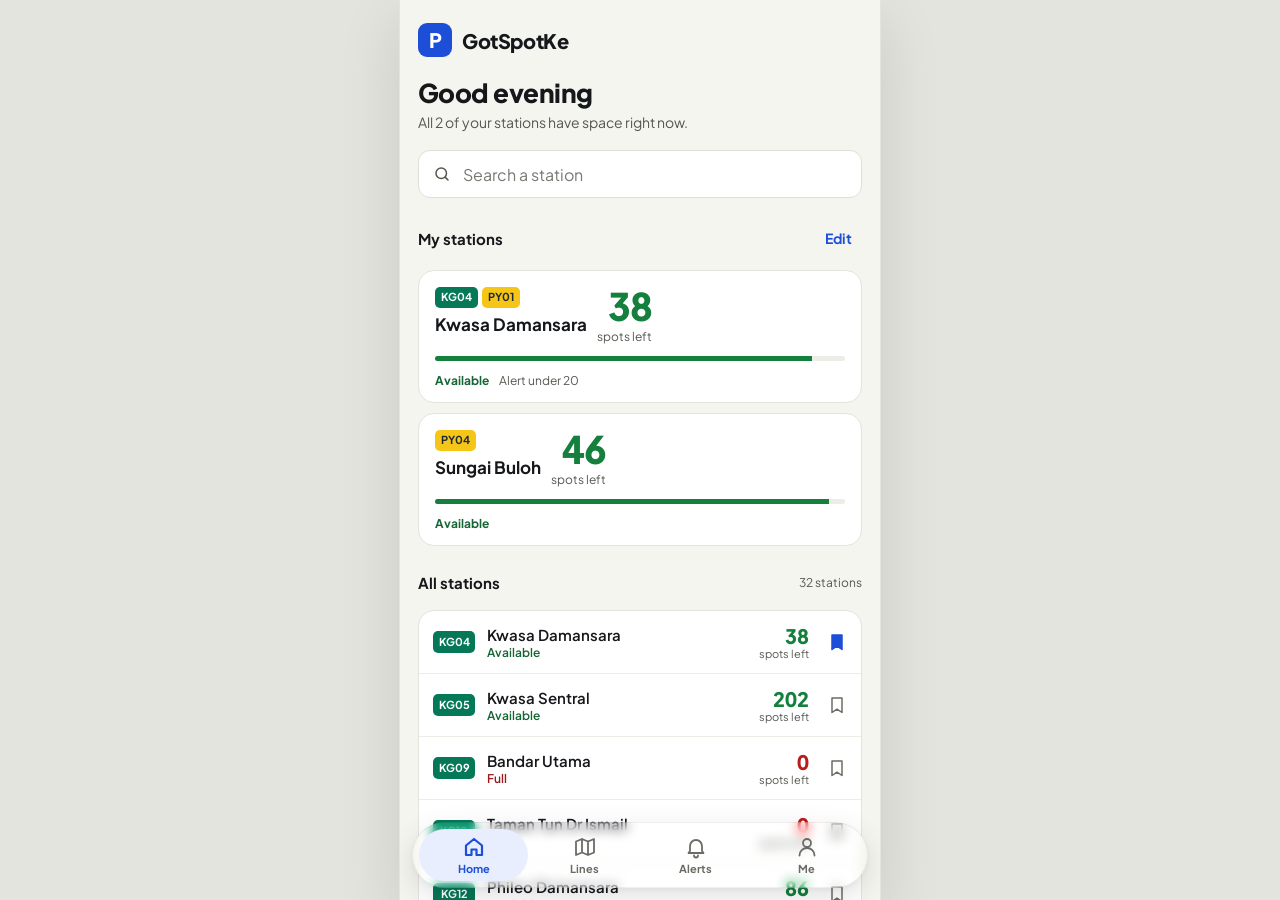
<file: index.html>
<!doctype html>
<html lang="en">
<head>
  <meta charset="utf-8">
  <meta name="viewport" content="width=device-width, initial-scale=1, viewport-fit=cover">
  <title>GotSpotKe · MRT Park &amp; Ride</title>
  <meta name="description" content="See how many Park &amp; Ride spots are free at Klang Valley MRT stations before you drive.">
  <meta name="theme-color" content="#F5F5F0" id="themeColor">
  <meta name="color-scheme" content="light dark">

  <!-- Add-to-home-screen -->
  <link rel="manifest" href="manifest.webmanifest">
  <link rel="icon" href="icons/icon.svg" type="image/svg+xml">
  <link rel="icon" href="icons/icon-192.png" type="image/png" sizes="192x192">
  <link rel="apple-touch-icon" href="icons/apple-touch-icon.png">
  <meta name="apple-mobile-web-app-capable" content="yes">
  <meta name="mobile-web-app-capable" content="yes">
  <meta name="apple-mobile-web-app-title" content="GotSpotKe">
  <meta name="apple-mobile-web-app-status-bar-style" content="default">

  <link rel="preconnect" href="https://fonts.googleapis.com">
  <link rel="preconnect" href="https://fonts.gstatic.com" crossorigin>
  <link href="https://fonts.googleapis.com/css2?family=Plus+Jakarta+Sans:wght@400;500;600;700;800&amp;display=swap" rel="stylesheet">
  <link rel="stylesheet" href="css/styles.css">
</head>
<body>
  <div class="app" id="app">
    <main class="screen" id="screen" tabindex="-1"></main>
    <div id="detailBar"></div>
    <nav class="tabbar" id="tabbar" aria-label="Main"></nav>
    <div id="layer"></div>
  </div>

  <noscript><p class="noscript">GotSpotKe needs JavaScript turned on.</p></noscript>

  <script src="js/data.js"></script>
  <script src="js/i18n.js"></script>
  <script src="js/engine.js"></script>
  <script src="js/app.js"></script>
</body>
</html>
</file>
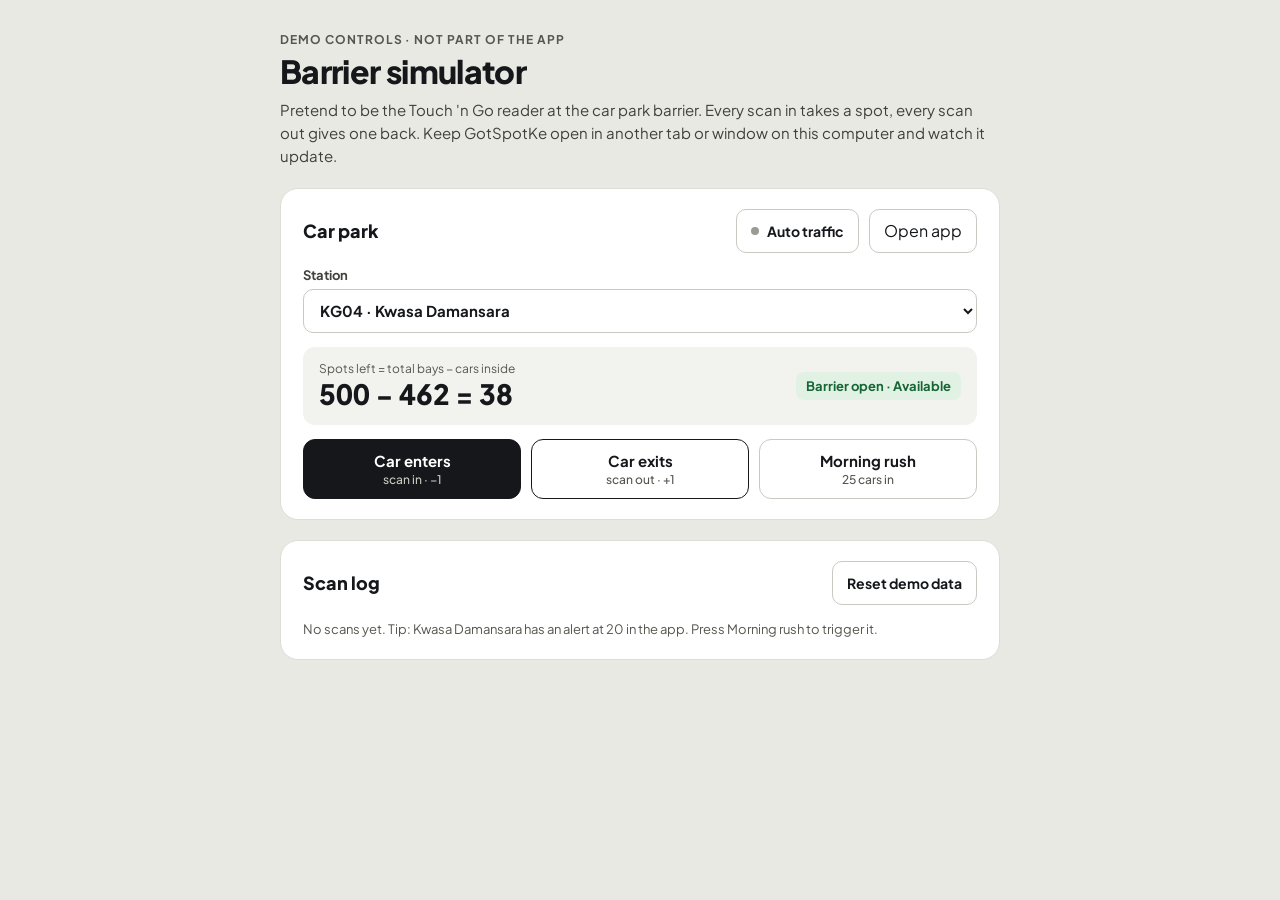
<file: simulator.html>
<!doctype html>
<html lang="en">
<head>
  <meta charset="utf-8">
  <meta name="viewport" content="width=device-width, initial-scale=1">
  <title>GotSpotKe · Barrier simulator (demo)</title>
  <link rel="icon" href="icons/icon.svg" type="image/svg+xml">
  <link href="https://fonts.googleapis.com/css2?family=Plus+Jakarta+Sans:wght@400;500;600;700;800&amp;display=swap" rel="stylesheet">
  <style>
    * { box-sizing: border-box; }
    body { margin: 0; font-family: 'Plus Jakarta Sans', system-ui, sans-serif; background: #E8E9E3; color: #15171A; }
    .wrap { max-width: 760px; margin: 0 auto; padding: 32px 20px 48px; display: flex; flex-direction: column; gap: 20px; }
    .eyebrow { font-size: 12px; font-weight: 700; letter-spacing: 0.08em; color: #55574F; }
    h1 { margin: 6px 0 8px; font-size: 32px; font-weight: 800; letter-spacing: -0.02em; line-height: 1.15; }
    p { margin: 0; font-size: 15px; line-height: 1.55; color: #3F413A; }
    .card { background: #FFFFFF; border: 1px solid #DCDDD5; border-radius: 18px; padding: 20px 22px; display: flex; flex-direction: column; gap: 14px; }
    .head { display: flex; align-items: center; justify-content: space-between; gap: 12px; flex-wrap: wrap; }
    .title { font-size: 18px; font-weight: 800; }
    button, select, a.btn { font: inherit; }
    .btn { height: 44px; padding: 0 14px; border-radius: 10px; border: 1px solid #C9CAC2; background: #FFFFFF; color: #15171A; font-size: 14px; font-weight: 700; cursor: pointer; text-decoration: none; display: inline-flex; align-items: center; gap: 8px; }
    .btn.on { background: #E1F2E5; border-color: #A7D7B3; color: #166534; }
    .btn .d { width: 8px; height: 8px; border-radius: 99px; background: #9A9C94; }
    .btn.on .d { background: #15803D; }
    label { display: flex; flex-direction: column; gap: 6px; font-size: 13px; font-weight: 700; color: #3F413A; flex: 1; min-width: 220px; }
    select { height: 44px; border-radius: 10px; border: 1px solid #C9CAC2; padding: 0 12px; background: #FFFFFF; font-size: 15px; color: #15171A; }
    .row { display: flex; gap: 10px; align-items: flex-end; flex-wrap: wrap; }
    .formula { display: flex; align-items: center; justify-content: space-between; gap: 16px; background: #F2F3EE; border-radius: 12px; padding: 14px 16px; flex-wrap: wrap; }
    .formula small { display: block; font-size: 12px; color: #55574F; }
    .formula b { font-size: 28px; font-weight: 800; font-variant-numeric: tabular-nums; }
    .badge { font-size: 13px; font-weight: 700; padding: 6px 10px; border-radius: 8px; }
    .available { background: #E1F2E5; color: #166534; }
    .few { background: #FCEADD; color: #9A3412; }
    .full { background: #FBE4E2; color: #991B1B; }
    .actions { display: grid; grid-template-columns: repeat(3, minmax(0, 1fr)); gap: 10px; }
    .act { height: 60px; border-radius: 12px; border: 1px solid #C9CAC2; background: #FFFFFF; color: #15171A; font-size: 15px; font-weight: 700; cursor: pointer; display: flex; flex-direction: column; align-items: center; justify-content: center; gap: 2px; }
    .act small { font-size: 12px; font-weight: 500; color: #55574F; }
    .act.primary { background: #15171A; border-color: #15171A; color: #FFFFFF; }
    .act.primary small { color: #C8CAC2; }
    .act.dark { border-color: #15171A; }
    .log { display: flex; flex-direction: column; }
    .entry { display: grid; grid-template-columns: 12px 72px 1fr auto auto; align-items: center; gap: 12px; font-size: 13px; padding: 7px 0; border-top: 1px solid #EEEFE9; }
    .entry i { width: 8px; height: 8px; border-radius: 99px; }
    .entry span:nth-child(2) { color: #55574F; font-variant-numeric: tabular-nums; }
    .entry b { font-weight: 700; }
    .entry em { font-style: normal; font-weight: 700; font-variant-numeric: tabular-nums; }
    .muted { font-size: 13px; color: #55574F; }
    @media (max-width: 560px) {
      .actions { grid-template-columns: 1fr; }
      .entry { grid-template-columns: 12px 64px 1fr; }
      .entry .lbl, .entry em { grid-column: 3; }
    }
  </style>
</head>
<body>
  <div class="wrap">
    <div>
      <div class="eyebrow">DEMO CONTROLS · NOT PART OF THE APP</div>
      <h1>Barrier simulator</h1>
      <p>Pretend to be the Touch 'n Go reader at the car park barrier. Every scan in takes a spot, every scan out gives one back. Keep GotSpotKe open in another tab or window on this computer and watch it update.</p>
    </div>

    <div class="card">
      <div class="head">
        <span class="title">Car park</span>
        <div class="row">
          <button class="btn" id="auto" type="button" aria-pressed="false"><span class="d"></span><span id="autoLabel">Auto traffic</span></button>
          <a class="btn" href="index.html" target="_blank" rel="noopener">Open app</a>
        </div>
      </div>
      <div class="row">
        <label>Station<select id="station"></select></label>
      </div>
      <div class="formula">
        <div><small>Spots left = total bays − cars inside</small><b id="formula">–</b></div>
        <span class="badge" id="barrier">–</span>
      </div>
      <div class="actions">
        <button class="act primary" type="button" data-kind="in" data-n="1">Car enters<small>scan in · −1</small></button>
        <button class="act dark" type="button" data-kind="out" data-n="1">Car exits<small>scan out · +1</small></button>
        <button class="act" type="button" data-kind="in" data-n="25">Morning rush<small>25 cars in</small></button>
      </div>
    </div>

    <div class="card">
      <div class="head">
        <span class="title">Scan log</span>
        <button class="btn" id="reset" type="button">Reset demo data</button>
      </div>
      <div class="log" id="log"></div>
    </div>
  </div>

  <script src="js/data.js"></script>
  <script src="js/engine.js"></script>
  <script src="js/simulator.js"></script>
</body>
</html>
</file>
<file: css/styles.css>
/* GotSpotKe – mobile-first styles
 * The app is one phone-width column. On tablets/desktops it stays centred
 * at max 480px so the layout never stretches or shifts.
 */

:root {
  --bg: #F5F5F0;
  --outer: #E3E4DD;
  --card: #FFFFFF;
  --border: #E3E4DC;
  --text: #15171A;
  --sub: #55574F;
  --sub2: #3F413A;
  --muted: #6A6C64;
  --track: #ECEDE6;
  --seg: #E6E7E0;
  --seg-on: #FFFFFF;
  --seg-shadow: 0 1px 2px rgba(0, 0, 0, 0.12);
  --divider: #ECEDE6;
  --dashed: #BDBFB5;
  --input: #FFFFFF;
  --input-border: #DEDFD7;
  --nav: #FFFFFF;
  --brand: #1D4ED8;
  --accent: #1D4ED8;
  --accent-text: #1D4ED8;
  --switch-off: #C9CAC2;
  --chart-idle: #D3D5CC;
  --chart-now: #1D4ED8;
  --overlay: rgba(15, 17, 20, 0.45);
  --handle: #D4D5CD;
  --toast: #15171A;
  --toast-text: #FFFFFF;
  --undo: #93B4FF;
  --banner: #15171A;
  --btn-border: #CFD0C8;
  --saved-bg: #E8EEFD;
  --saved-fg: #1D4ED8;
  --saved-border: #BCCDF8;
  --alert-on-bg: #FDF3E1;
  --alert-on-fg: #92400E;
  --alert-on-border: #EBCB8B;
  --remove-bg: #FDF1F0;
  --remove-fg: #991B1B;
  --remove-border: #F1C4C0;
  --danger: #991B1B;
  --hist-icon: #B45309;
  --live: #16A34A;
  --bm-idle: #6A6C64;

  --ok: #15803D; --ok-tint: #E1F2E5; --ok-ink: #166534;
  --few: #C2410C; --few-tint: #FCEADD; --few-ink: #9A3412;
  --full: #B91C1C; --full-tint: #FBE4E2; --full-ink: #991B1B;

  --kg: #047857;
  --py: #F5C518;
  --py-line: #E0AE00;

  --safe-top: env(safe-area-inset-top, 0px);
  --safe-bottom: env(safe-area-inset-bottom, 0px);
  --nav-h: 64px;
  --font: 'Plus Jakarta Sans', system-ui, -apple-system, 'Segoe UI', Roboto, sans-serif;
}

[data-theme="dark"] {
  --bg: #0F1113;
  --outer: #08090A;
  --card: #1A1D21;
  --border: #2A2E33;
  --text: #F2F3EF;
  --sub: #A4A79F;
  --sub2: #C9CBC4;
  --muted: #8C8F87;
  --track: #2A2E33;
  --seg: #24282C;
  --seg-on: #3A3F46;
  --seg-shadow: none;
  --divider: #262A2E;
  --dashed: #41464C;
  --input: #1A1D21;
  --input-border: #2E3237;
  --nav: #15181B;
  --accent: #3B6EF5;
  --accent-text: #8AA8FF;
  --switch-off: #4A4F55;
  --chart-idle: #33383E;
  --chart-now: #8AA8FF;
  --overlay: rgba(0, 0, 0, 0.6);
  --handle: #41464C;
  --toast: #2E3237;
  --toast-text: #F2F3EF;
  --undo: #8AA8FF;
  --banner: #2A2E33;
  --btn-border: #3A3F45;
  --saved-bg: #1C2747;
  --saved-fg: #8AA8FF;
  --saved-border: #2F4380;
  --alert-on-bg: #33270F;
  --alert-on-fg: #FCD58A;
  --alert-on-border: #6B5320;
  --remove-bg: #3A1A1A;
  --remove-fg: #FCA5A5;
  --remove-border: #6B2B2B;
  --danger: #FCA5A5;
  --hist-icon: #FCD58A;
  --live: #4ADE80;
  --bm-idle: #8C8F87;

  --ok: #4ADE80; --ok-tint: #13301C; --ok-ink: #86EFAC;
  --few: #FB923C; --few-tint: #3A2414; --few-ink: #FDBA74;
  --full: #F87171; --full-tint: #3B1716; --full-ink: #FCA5A5;
}

/* ---------- base ---------- */
*, *::before, *::after { box-sizing: border-box; }

html, body {
  margin: 0;
  height: 100%;
  background: var(--outer);
  -webkit-text-size-adjust: 100%;
  text-size-adjust: 100%;
}

body {
  font-family: var(--font);
  color: var(--text);
  overflow: hidden;
  overscroll-behavior: none;
  -webkit-font-smoothing: antialiased;
}

button, input, select { font: inherit; color: inherit; }
button {
  cursor: pointer;
  -webkit-tap-highlight-color: transparent;
  touch-action: manipulation;
}
a { -webkit-tap-highlight-color: transparent; }
:focus-visible { outline: 2px solid var(--accent-text); outline-offset: 2px; }
.sr-only {
  position: absolute; width: 1px; height: 1px; padding: 0; margin: -1px;
  overflow: hidden; clip: rect(0, 0, 0, 0); white-space: nowrap; border: 0;
}
.tnum { font-variant-numeric: tabular-nums; }
.noscript { padding: 24px; text-align: center; }

/* ---------- app shell ---------- */
.app {
  position: relative;
  width: 100%;
  max-width: 480px;
  height: 100vh;
  height: 100dvh;
  margin: 0 auto;
  background: var(--bg);
  display: flex;
  flex-direction: column;
  overflow: hidden;
}

@media (min-width: 520px) {
  .app { box-shadow: 0 0 0 1px var(--border), 0 20px 60px rgba(0, 0, 0, 0.12); }
}

.screen {
  flex: 1;
  min-height: 0;
  overflow-y: auto;
  overflow-x: hidden;
  -webkit-overflow-scrolling: touch;
  overscroll-behavior-y: contain;
  outline: none;
}

.page {
  padding: calc(20px + var(--safe-top)) 18px 28px;
  display: flex;
  flex-direction: column;
  gap: 18px;
}

/* ---------- headings ---------- */
.topbar { display: flex; align-items: center; justify-content: space-between; gap: 12px; min-height: 40px; }
.brand { display: flex; align-items: center; gap: 10px; min-width: 0; }
.logo {
  width: 34px; height: 34px; border-radius: 9px; flex: none;
  background: var(--brand); color: #FFFFFF;
  display: flex; align-items: center; justify-content: center;
  font-size: 20px; font-weight: 800; line-height: 1;
}
.brand-name { font-size: 20px; font-weight: 800; letter-spacing: -0.02em; white-space: nowrap; }
.live-pill { display: flex; align-items: center; gap: 6px; font-size: 12px; color: var(--sub); white-space: nowrap; }
.dot { width: 7px; height: 7px; border-radius: 99px; background: var(--live); flex: none; }
.dot.mock { background: var(--muted); }

.h1 { margin: 0; font-size: 26px; font-weight: 800; letter-spacing: -0.02em; line-height: 1.15; }
.lede { margin: 4px 0 0; font-size: 14px; color: var(--sub); line-height: 1.45; }
.section { display: flex; flex-direction: column; gap: 10px; }
.section-head { display: flex; align-items: center; justify-content: space-between; min-height: 36px; gap: 10px; }
.section-title { margin: 0; font-size: 15px; font-weight: 700; }
.count { font-size: 12px; color: var(--sub); }
.link-btn {
  min-height: 44px; min-width: 44px; padding: 0 10px; border: none; background: transparent;
  font-size: 14px; font-weight: 700; color: var(--accent-text);
}

/* ---------- search ---------- */
.search {
  display: flex; align-items: center; gap: 10px;
  background: var(--input); border: 1px solid var(--input-border); border-radius: 12px;
  padding: 0 6px 0 14px; height: 48px; color: var(--sub);
}
.search input {
  flex: 1; min-width: 0; border: none; outline: none; background: transparent;
  font-size: 16px; /* 16px stops iPhone from zooming in */
  color: var(--text);
}
.search input::placeholder { color: var(--sub); opacity: 0.8; }
.search input::-webkit-search-cancel-button { display: none; }
.icon-btn {
  width: 44px; height: 44px; flex: none; border: none; background: transparent; border-radius: 99px;
  display: flex; align-items: center; justify-content: center; color: var(--sub);
}

/* ---------- cards ---------- */
.card { background: var(--card); border: 1px solid var(--border); border-radius: 16px; }
.empty {
  background: var(--card); border: 1px dashed var(--dashed); border-radius: 14px;
  padding: 18px; font-size: 14px; color: var(--sub2); line-height: 1.45;
  display: flex; align-items: center; gap: 14px;
}
.empty svg { flex: none; color: var(--accent-text); }

.chip {
  display: inline-block; font-size: 11px; font-weight: 700; padding: 2px 6px; border-radius: 5px;
  line-height: 1.5; white-space: nowrap;
}
.chip.KG { background: var(--kg); color: #FFFFFF; }
.chip.PY { background: var(--py); color: #1F2937; }
.chips { display: flex; gap: 4px; flex-wrap: wrap; }

/* status colours */
.c-available { color: var(--ok); } .i-available { color: var(--ok-ink); } .bg-available { background: var(--ok); } .t-available { background: var(--ok-tint); color: var(--ok-ink); }
.c-few { color: var(--few); } .i-few { color: var(--few-ink); } .bg-few { background: var(--few); } .t-few { background: var(--few-tint); color: var(--few-ink); }
.c-full { color: var(--full); } .i-full { color: var(--full-ink); } .bg-full { background: var(--full); } .t-full { background: var(--full-tint); color: var(--full-ink); }

.bar { display: block; width: 100%; height: 5px; border-radius: 3px; background: var(--track); overflow: hidden; }
.bar > span { display: block; height: 100%; }
.bar.lg { height: 8px; border-radius: 4px; }

/* My station card */
.mine {
  width: 100%; text-align: left; padding: 16px 16px 14px;
  display: flex; flex-direction: column; gap: 12px; color: var(--text);
}
.mine-top { display: flex; align-items: flex-start; justify-content: space-between; gap: 10px; }
.mine-left { display: flex; flex-direction: column; gap: 6px; min-width: 0; }
.mine-name { font-size: 17px; font-weight: 700; line-height: 1.25; }
.mine-num { display: flex; flex-direction: column; align-items: flex-end; flex: none; }
.big { font-size: 38px; font-weight: 800; line-height: 1; letter-spacing: -0.02em; font-variant-numeric: tabular-nums; }
.big-label { font-size: 12px; color: var(--sub); margin-top: 4px; white-space: nowrap; }
.mine-foot { display: flex; align-items: center; justify-content: space-between; font-size: 12px; gap: 10px; }
.mine-foot strong { font-weight: 700; }
.mine-foot span { color: var(--sub); }

.edit-row { padding: 10px 10px 10px 16px; display: flex; align-items: center; gap: 12px; }
.edit-row span { flex: 1; font-size: 16px; font-weight: 700; min-width: 0; }
.remove-btn {
  height: 44px; padding: 0 14px; border-radius: 10px; flex: none;
  border: 1px solid var(--remove-border); background: var(--remove-bg); color: var(--remove-fg);
  font-size: 14px; font-weight: 700;
}

/* Station list */
.list { overflow: hidden; display: flex; flex-direction: column; }
.row { display: flex; align-items: center; border-top: 1px solid var(--divider); }
.row:first-child { border-top: none; }
.row-main {
  flex: 1; min-width: 0; min-height: 62px; text-align: left; border: none; background: transparent;
  padding: 10px 4px 10px 14px; display: flex; align-items: center; gap: 12px; color: var(--text);
}
.row-code { flex: none; width: 42px; text-align: center; padding: 3px 0; }
.row-text { flex: 1; min-width: 0; display: flex; flex-direction: column; gap: 1px; }
.row-name { font-size: 15px; font-weight: 600; white-space: nowrap; overflow: hidden; text-overflow: ellipsis; }
.row-status { font-size: 12px; font-weight: 600; }
.row-num { flex: none; display: flex; flex-direction: column; align-items: flex-end; min-width: 44px; }
.row-num b { font-size: 20px; font-weight: 800; line-height: 1.1; font-variant-numeric: tabular-nums; }
.row-num small { font-size: 11px; color: var(--sub); white-space: nowrap; }
.bm-btn {
  flex: none; width: 48px; height: 56px; border: none; background: transparent;
  display: flex; align-items: center; justify-content: center; color: var(--bm-idle);
}
.bm-btn[aria-pressed="true"] { color: var(--accent-text); }
.bm-btn[aria-pressed="true"] svg path { fill: currentColor; }

.footnote { font-size: 11px; color: var(--muted); text-align: center; margin: 0; }

/* ---------- segmented control ---------- */
.seg { display: grid; grid-auto-flow: column; grid-auto-columns: minmax(0, 1fr); gap: 4px; padding: 4px; background: var(--seg); border-radius: 12px; }
.seg button {
  min-height: 44px; padding: 4px 8px; border: none; border-radius: 9px; background: transparent;
  color: var(--text); font-size: 14px; font-weight: 700; line-height: 1.25;
}
.seg button[aria-pressed="true"] { background: var(--seg-on); box-shadow: var(--seg-shadow); }
.seg.sm button { min-height: 44px; border-radius: 7px; }
.seg.sm { border-radius: 10px; }
.seg .ldot { display: inline-block; width: 10px; height: 10px; border-radius: 99px; margin-right: 8px; vertical-align: -1px; }

/* ---------- lines ---------- */
.line-list { padding: 8px 6px 8px 0; display: flex; flex-direction: column; }
.stop {
  display: flex; align-items: stretch; gap: 10px; min-height: 60px; width: 100%;
  border: none; background: transparent; text-align: left; padding: 0; color: var(--text);
}
.rail { position: relative; width: 44px; flex: none; }
.rail i { position: absolute; left: 20px; width: 4px; height: 50%; background: var(--line); }
.rail i.top { top: 0; } .rail i.bottom { top: 50%; }
.stop:first-child .rail i.top, .stop:last-child .rail i.bottom { background: transparent; }
.rail b {
  position: absolute; left: 14px; top: 50%; margin-top: -8px; width: 16px; height: 16px;
  border-radius: 99px; background: var(--card); border: 3px solid var(--line);
}
.stop-text { flex: 1; min-width: 0; display: flex; flex-direction: column; justify-content: center; gap: 1px; padding: 8px 0; }
.stop-code { font-size: 11px; font-weight: 700; color: var(--sub); }
.stop-name { font-size: 15px; font-weight: 600; white-space: nowrap; overflow: hidden; text-overflow: ellipsis; }
.stop-num { flex: none; display: flex; flex-direction: column; align-items: flex-end; justify-content: center; padding-right: 10px; }
.stop-num b { font-size: 18px; font-weight: 800; font-variant-numeric: tabular-nums; }
.stop-num small { font-size: 11px; color: var(--sub); white-space: nowrap; }
.stop-status { font-size: 12px; font-weight: 600; }

/* ---------- alerts ---------- */
.alert-card { padding: 12px 12px 12px 16px; display: flex; align-items: center; gap: 8px; }
.alert-main {
  flex: 1; min-width: 0; text-align: left; border: none; background: transparent; padding: 4px 0;
  display: flex; flex-direction: column; gap: 3px; color: var(--text);
}
.alert-main b { font-size: 15px; font-weight: 700; }
.alert-main span { font-size: 13px; color: var(--sub); }
.alert-main small { font-size: 12px; font-weight: 600; }
.switch {
  position: relative; flex: none; width: 54px; height: 44px; border: none; padding: 0; background: transparent;
}
.switch::before {
  content: ''; position: absolute; top: 7px; left: 2px; width: 50px; height: 30px; border-radius: 99px;
  background: var(--switch-off); transition: background 0.15s;
}
.switch::after {
  content: ''; position: absolute; top: 10px; left: 5px; width: 24px; height: 24px; border-radius: 99px;
  background: #FFFFFF; box-shadow: 0 1px 3px rgba(0, 0, 0, 0.25); transition: transform 0.15s;
}
.switch[aria-checked="true"]::before { background: var(--accent); }
.switch[aria-checked="true"]::after { transform: translateX(20px); }

.history { display: flex; flex-direction: column; }
.hist { display: flex; gap: 12px; padding: 10px 2px; border-bottom: 1px solid var(--border); }
.hist svg { flex: none; margin-top: 2px; color: var(--hist-icon); }
.hist b { display: block; font-size: 14px; font-weight: 600; }
.hist small { font-size: 12px; color: var(--sub); }

/* ---------- settings ---------- */
.settings { display: flex; flex-direction: column; }
.set { padding: 14px 16px; display: flex; flex-direction: column; gap: 10px; border-top: 1px solid var(--divider); }
.set:first-child { border-top: none; }
.set.inline { flex-direction: row; align-items: center; }
.set-label { flex: 1; display: flex; flex-direction: column; gap: 2px; min-width: 0; }
.set-label b { font-size: 15px; font-weight: 600; }
.set-label span { font-size: 13px; color: var(--sub); line-height: 1.4; }
.pill-btn {
  flex: none; height: 44px; padding: 0 16px; border-radius: 10px; border: none;
  background: var(--accent); color: #FFFFFF; font-size: 14px; font-weight: 700;
}
.ghost-btn {
  width: 100%; min-height: 48px; padding: 0 16px; border: none; background: transparent; text-align: left;
  display: flex; align-items: center; justify-content: space-between; gap: 10px;
  font-size: 15px; font-weight: 600; color: var(--text); text-decoration: none;
  border-top: 1px solid var(--divider);
}
.ghost-btn:first-child { border-top: none; }
.ghost-btn svg { flex: none; color: var(--sub); transition: transform 0.15s; }
.ghost-btn[aria-expanded="true"] svg { transform: rotate(180deg); }
.ghost-btn.danger { color: var(--danger); }
.expand { margin: 0; padding: 0 16px 16px; font-size: 14px; color: var(--sub2); line-height: 1.55; }

/* ---------- station detail ---------- */
.detail-top { display: flex; align-items: center; justify-content: space-between; gap: 10px; margin-top: -6px; }
.back-btn {
  min-height: 44px; padding: 0 12px 0 0; border: none; background: transparent;
  display: flex; align-items: center; gap: 2px; font-size: 15px; font-weight: 700; color: var(--text);
}
.save-btn {
  height: 44px; padding: 0 14px 0 10px; border-radius: 10px; flex: none;
  border: 1px solid var(--btn-border); background: var(--card); color: var(--text);
  display: flex; align-items: center; gap: 6px; font-size: 14px; font-weight: 700;
}
.save-btn[aria-pressed="true"] { border-color: var(--saved-border); background: var(--saved-bg); color: var(--saved-fg); }
.save-btn[aria-pressed="true"] svg path { fill: currentColor; }
.station-name { margin: 0; font-size: 26px; font-weight: 800; letter-spacing: -0.02em; line-height: 1.15; }
.meta { font-size: 13px; color: var(--sub); }
.hero { padding: 20px 18px 18px; display: flex; flex-direction: column; gap: 16px; border-radius: 18px; }
.hero-top { display: flex; align-items: flex-start; justify-content: space-between; gap: 12px; }
.hero-num { font-size: 68px; font-weight: 800; line-height: 0.9; letter-spacing: -0.03em; font-variant-numeric: tabular-nums; }
.hero-label { font-size: 15px; color: var(--sub2); margin-top: 6px; }
.badge { font-size: 13px; font-weight: 700; padding: 5px 10px; border-radius: 8px; white-space: nowrap; }
.stats { display: grid; grid-template-columns: repeat(3, minmax(0, 1fr)); gap: 8px; }
.stats div { display: flex; flex-direction: column; gap: 2px; }
.stats span { font-size: 12px; color: var(--sub); }
.stats b { font-size: 17px; font-weight: 700; font-variant-numeric: tabular-nums; }
.predict { padding: 16px 18px; display: flex; flex-direction: column; gap: 12px; border-radius: 18px; }
.predict b { font-size: 15px; font-weight: 700; }
.predict p { margin: 3px 0 0; font-size: 13px; color: var(--sub); }
.chart { display: flex; align-items: flex-end; gap: 4px; height: 70px; }
.chart .col { flex: 1; min-width: 0; display: flex; flex-direction: column; align-items: center; justify-content: flex-end; gap: 4px; height: 100%; }
.chart .col em { font-style: normal; font-size: 11px; font-weight: 800; color: var(--chart-now); white-space: nowrap; }
.chart .b { display: block; width: 100%; background: var(--chart-idle); border-radius: 3px 3px 1px 1px; }
.chart .b.now { background: var(--chart-now); }
.chart-note { font-size: 12px; color: var(--sub); }
.chart-axis { display: flex; justify-content: space-between; font-size: 11px; color: var(--sub); }
.info { display: flex; flex-direction: column; gap: 4px; padding: 0 2px; font-size: 13px; color: var(--sub2); line-height: 1.5; }
.info .note { color: var(--sub); }

.detail-bar {
  flex: none; display: flex; gap: 10px;
  padding: 12px 16px calc(12px + var(--safe-bottom));
  background: var(--nav); border-top: 1px solid var(--border);
}
.cta {
  flex: 1; height: 50px; border-radius: 12px; border: 1px solid var(--btn-border);
  background: var(--card); color: var(--text);
  display: flex; align-items: center; justify-content: center; gap: 8px;
  font-size: 15px; font-weight: 700; text-decoration: none; min-width: 0;
}
.cta.primary { background: var(--accent); border-color: var(--accent); color: #FFFFFF; }
.cta.on { background: var(--alert-on-bg); border-color: var(--alert-on-border); color: var(--alert-on-fg); }

/* ---------- tab bar ---------- */
/* Floating, fully rounded "pill" bar with a frosted-glass background. */
.tabbar {
  position: absolute; z-index: 15;
  left: 12px; right: 12px;
  bottom: calc(12px + var(--safe-bottom));
  display: grid; grid-template-columns: repeat(4, minmax(0, 1fr)); gap: 2px;
  padding: 6px;
  border-radius: 999px;
  background: rgba(255, 255, 255, 0.05);
  -webkit-backdrop-filter: blur(6px) saturate(1.6);
  backdrop-filter: blur(6px) saturate(1.6);
  border: 1px solid rgba(0, 0, 0, 0.06);
  box-shadow: 0 10px 30px rgba(0, 0, 0, 0.12), 0 2px 6px rgba(0, 0, 0, 0.05);
}
[data-theme="dark"] .tabbar {
  background: rgba(255, 255, 255, 0.05);
  border-color: rgba(255, 255, 255, 0.08);
  box-shadow: 0 10px 30px rgba(0, 0, 0, 0.45), 0 2px 6px rgba(0, 0, 0, 0.3);
}
.tabbar[hidden] { display: none; }
/* Leave room so the floating bar never covers the end of the page. */
.app:has(.tabbar:not([hidden])) .screen { padding-bottom: calc(var(--nav-h) + 24px + var(--safe-bottom)); }
.tab {
  position: relative; height: 52px; border: none; background: transparent;
  display: flex; flex-direction: column; align-items: center; justify-content: center; gap: 3px;
  color: var(--muted); font-size: 11px; font-weight: 700;
  border-radius: 999px;
  transition: background 0.15s, color 0.15s;
}
.tab:active { background: rgba(0, 0, 0, 0.05); }
[data-theme="dark"] .tab:active { background: rgba(255, 255, 255, 0.06); }
.tab[aria-current="page"] { color: var(--accent-text); background: var(--saved-bg); }
.tab svg { stroke-width: 1.8; }
.tab[aria-current="page"] svg { stroke-width: 2.2; }
.tab .badge-n {
  position: absolute; top: 2px; left: 50%; margin-left: 6px; min-width: 18px; height: 18px; padding: 0 5px;
  border-radius: 99px; background: #DC2626; color: #FFFFFF; font-size: 11px; font-weight: 800;
  display: flex; align-items: center; justify-content: center;
}

/* ---------- overlays ---------- */
.toast {
  position: absolute; left: 14px; right: 14px;
  bottom: calc(var(--nav-h) + 24px + var(--safe-bottom));
  background: var(--toast); color: var(--toast-text); border-radius: 12px;
  padding: 4px 6px 4px 16px; min-height: 48px;
  display: flex; align-items: center; gap: 10px;
  box-shadow: 0 10px 24px rgba(0, 0, 0, 0.25);
  animation: rise 0.18s ease-out;
  z-index: 20;
}
.toast span { flex: 1; font-size: 14px; font-weight: 600; }
.toast button { height: 44px; min-width: 44px; padding: 0 12px; border: none; background: transparent; color: var(--undo); font-size: 14px; font-weight: 800; }

.banner {
  position: absolute; left: 10px; right: 10px; top: calc(10px + var(--safe-top));
  background: var(--banner); color: #FFFFFF; border-radius: 18px;
  padding: 12px 6px 12px 14px; display: flex; align-items: center; gap: 10px;
  box-shadow: 0 14px 30px rgba(0, 0, 0, 0.3);
  animation: drop 0.22s ease-out;
  z-index: 30;
}
.banner .logo { width: 34px; height: 34px; font-size: 18px; }
.banner-text { flex: 1; min-width: 0; display: flex; flex-direction: column; gap: 2px; }
.banner-text b { font-size: 14px; font-weight: 700; }
.banner-text small { font-size: 12px; color: #C8CAC2; }
.banner .view { height: 44px; padding: 0 10px; border-radius: 8px; border: none; background: rgba(255, 255, 255, 0.12); color: #FFFFFF; font-size: 13px; font-weight: 700; }
.banner .x { width: 44px; height: 44px; border: none; background: transparent; color: #FFFFFF; display: flex; align-items: center; justify-content: center; }

.sheet-wrap { position: absolute; inset: 0; display: flex; flex-direction: column; justify-content: flex-end; z-index: 40; }
.sheet-backdrop { position: absolute; inset: 0; border: none; background: var(--overlay); animation: fade 0.18s ease-out; }
.sheet {
  position: relative; background: var(--card); border-radius: 22px 22px 0 0;
  padding: 10px 20px calc(24px + var(--safe-bottom));
  display: flex; flex-direction: column; gap: 16px;
  animation: rise 0.22s ease-out;
}
.handle { align-self: center; width: 40px; height: 5px; border-radius: 3px; background: var(--handle); }
.sheet h2 { margin: 0; font-size: 20px; font-weight: 800; letter-spacing: -0.01em; }
.sheet p { margin: 4px 0 0; font-size: 14px; color: var(--sub); }
.levels { display: grid; grid-template-columns: repeat(3, minmax(0, 1fr)); gap: 8px; }
.levels button {
  height: 56px; border-radius: 12px; border: 2px solid var(--input-border); background: var(--card);
  color: var(--text); font-size: 20px; font-weight: 800;
}
.levels button[aria-pressed="true"] { border-color: var(--accent-text); background: var(--saved-bg); color: var(--saved-fg); }
.sheet-now { font-size: 13px; color: var(--sub); }
.sheet-actions { display: flex; gap: 10px; }
.sheet-actions .danger { color: var(--danger); }

@keyframes rise { from { transform: translateY(16px); opacity: 0; } to { transform: none; opacity: 1; } }
@keyframes drop { from { transform: translateY(-16px); opacity: 0; } to { transform: none; opacity: 1; } }
@keyframes fade { from { opacity: 0; } to { opacity: 1; } }

@media (prefers-reduced-motion: reduce) {
  *, *::before, *::after { animation: none !important; transition: none !important; }
}

/* Very narrow phones (e.g. 320px) */
@media (max-width: 350px) {
  .page { padding-left: 14px; padding-right: 14px; }
  .big { font-size: 32px; }
  .hero-num { font-size: 56px; }
  .brand-name { font-size: 18px; }
  .row-code { width: 38px; }
}
</file>
